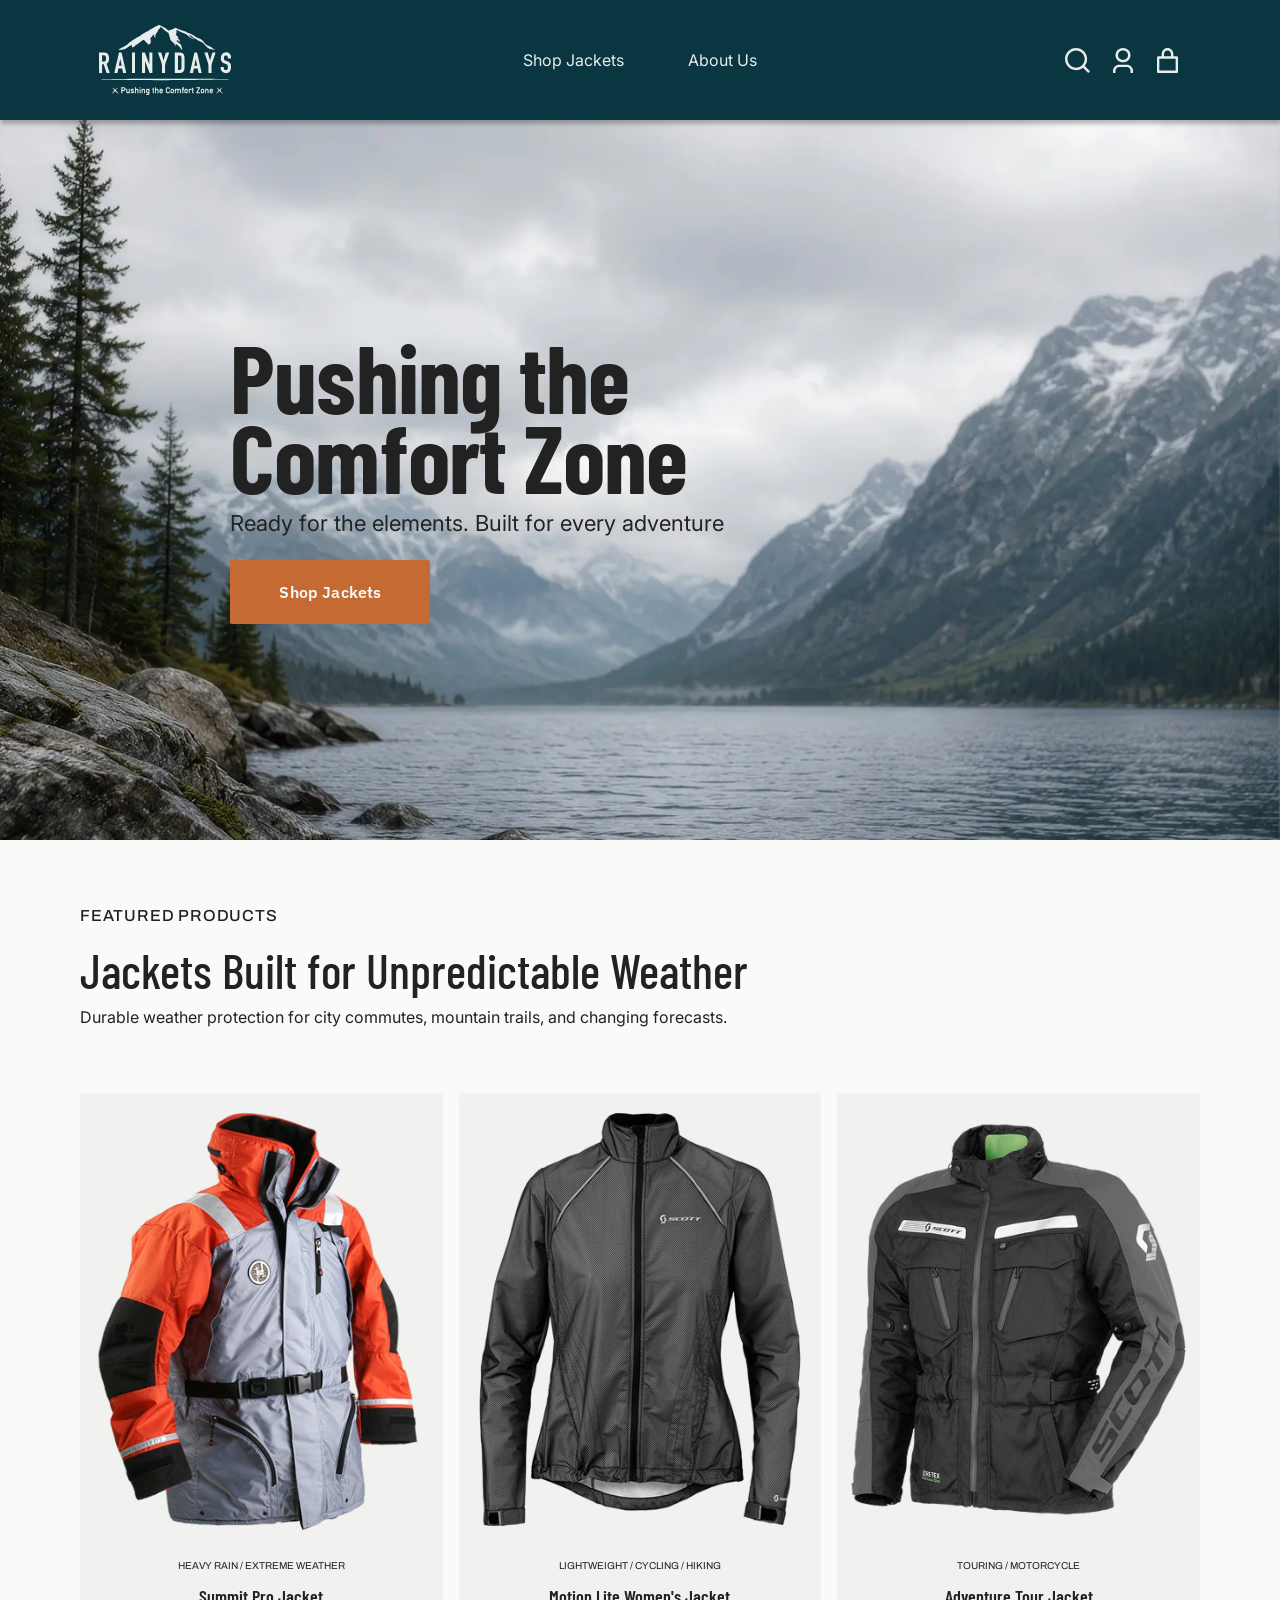
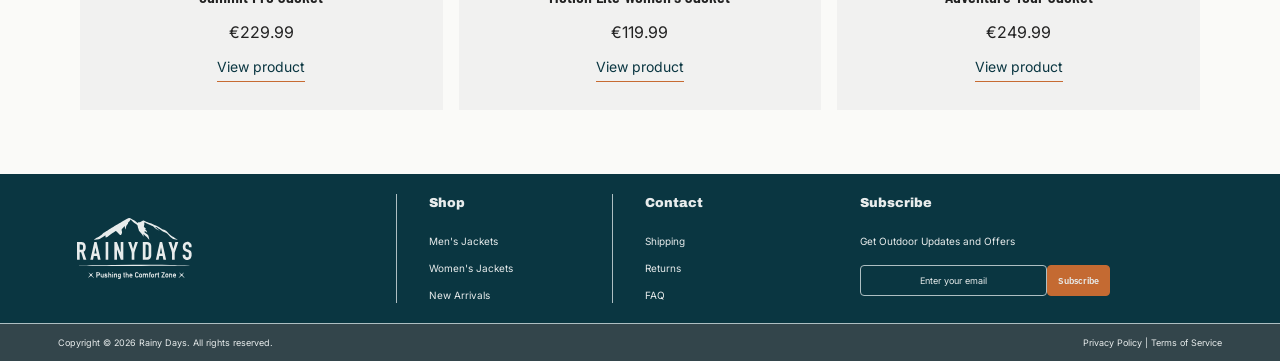
<file: index.html>
<!doctype html>
<html lang="en">
  <head>
    <meta charset="utf-8" />
    <meta name="viewport" content="width=device-width, initial-scale=1.0" />
    <title>Rainy Days | Home</title>
    <meta
      name="description"
      content="Discover Rainy Days outdoor jackets, designed to keep you comfortable and protected from the elements on every adventure."
    />
    <link rel="preconnect" href="https://fonts.googleapis.com" />
    <link rel="preconnect" href="https://fonts.gstatic.com" crossorigin />
    <link
      href="https://fonts.googleapis.com/css2?family=Barlow+Condensed:wght@400;500;600;700&family=Lato:wght@400;500;600;700&display=swap"
      rel="stylesheet"
    />

    <link rel="stylesheet" href="css/style.css" />
    <link rel="icon" href="images/favicon_io/favicon-16x16.png" />
  </head>

  <body>
    <header>
      <a href="index.html">
        <img src="images/logo-150x80.svg" alt="Rainy Days homepage" />
      </a>

      <nav>
        <div class="nav-links">
          <a href="product-listing.html">Shop Jackets</a>
          <a href="coming-soon.html">About Us</a>
        </div>

        <div class="header-icons">
          <a href="coming-soon.html" aria-label="Search">
            <img src="images/search.svg" alt="Search Icon" />
          </a>
          <a href="coming-soon.html" aria-label="Profile">
            <img src="images/profile.svg" alt="Profile Icon" />
          </a>
          <a href="cart.html" aria-label="Cart">
            <img src="images/cart.svg" alt="Cart Icon" />
          </a>
        </div>
      </nav>

      <span class="menu-icon" aria-hidden="true">
        <span></span>
        <span></span>
        <span></span>
      </span>
    </header>

    <main>
      <section class="hero">
        <h1>Pushing the<br />Comfort Zone</h1>
        <p>Ready for the elements. Built for every adventure</p>
        <a class="button-primary" href="product-listing.html">Shop Jackets</a>
      </section>

      <!-- Section heading -->

      <section class="featured-products">
        <!-- The Section Header Component -->

        <div class="section-heading">
          <p class="section-label">Featured Products</p>
          <h2>Jackets Built for Unpredictable Weather</h2>
          <p class="section-description">
            Durable weather protection for city commutes, mountain trails, and
            changing forecasts.
          </p>
        </div>

        <!-- Product cards -->

        <div class="product-grid">
          <article class="product-card">
            <div class="product-image">
              <img
                src="images/jackets/summit.pro.png"
                alt="Summit Pro orange and grey waterproof jacket with reflective details and reinforced panels"
              />
            </div>
            <div class="product-info">
              <p class="product-category">heavy rain / extreme weather</p>
              <h3>Summit Pro Jacket</h3>
              <p class="product-price">€229.99</p>
              <a href="product-detail.html" class="btn btn-secondary">
                View product
              </a>
            </div>
          </article>

          <article class="product-card">
            <div class="product-image">
              <img
                src="images/jackets/motion.lite.png"
                alt="Motion Lite Jacket. Black lightweight women's jacket with a full-length front zipper and high collar."
              />
            </div>
            <div class="product-info">
              <p class="product-category">lightweight / cycling / hiking</p>
              <h3>Motion Lite Women's Jacket</h3>
              <p class="product-price">€119.99</p>
              <a href="product-detail.html" class="btn btn-secondary">
                View product
              </a>
            </div>
          </article>

          <article class="product-card">
            <div class="product-image">
              <img
                src="images/jackets/adventure.tour.png"
                alt="Black and grey waterproof jacket with reflective details, multiple pockets and a high collar."
              />
            </div>
            <div class="product-info">
              <p class="product-category">touring / motorcycle</p>
              <h3>Adventure Tour Jacket</h3>
              <p class="product-price">€249.99</p>
              <a href="product-detail.html" class="btn btn-secondary">
                View product
              </a>
            </div>
          </article>
        </div>
      </section>
    </main>
    
    <footer class="footer">
      <div class="footer-content">
        <!-- Brand -->
        <div class="footer-section">
          <div class="footer-logo">
            <img src="images/logo-footer.svg" alt="Rainy Days logo" />
          </div>
        </div>

        <!-- Shop -->
        <div class="footer-section">
          <h2>Shop</h2>
          <p>Men's Jackets</p>
          <p>Women's Jackets</p>
          <p>New Arrivals</p>
        </div>

        <!-- Contact -->
        <div class="footer-section">
          <h2>Contact</h2>
          <p>Shipping</p>
          <p>Returns</p>
          <p>FAQ</p>
        </div>

        <!-- Subscribe -->
        <div class="footer-section">
          <h2>Subscribe</h2>
          <p>Get Outdoor Updates and Offers</p>

          <div class="subscribe-form">
            <div class="email-input">Enter your email</div>

            <div class="subscribe-button">Subscribe</div>
          </div>
        </div>
      </div>

      <!-- Footer bottom -->
      <div class="footer-bottom">
        <p>Copyright © 2026 Rainy Days. All rights reserved.</p>

        <div class="footer-legal">
          <p>Privacy Policy | Terms of Service</p>
        </div>
      </div>
    </footer>
  </body>
</html>
</file>
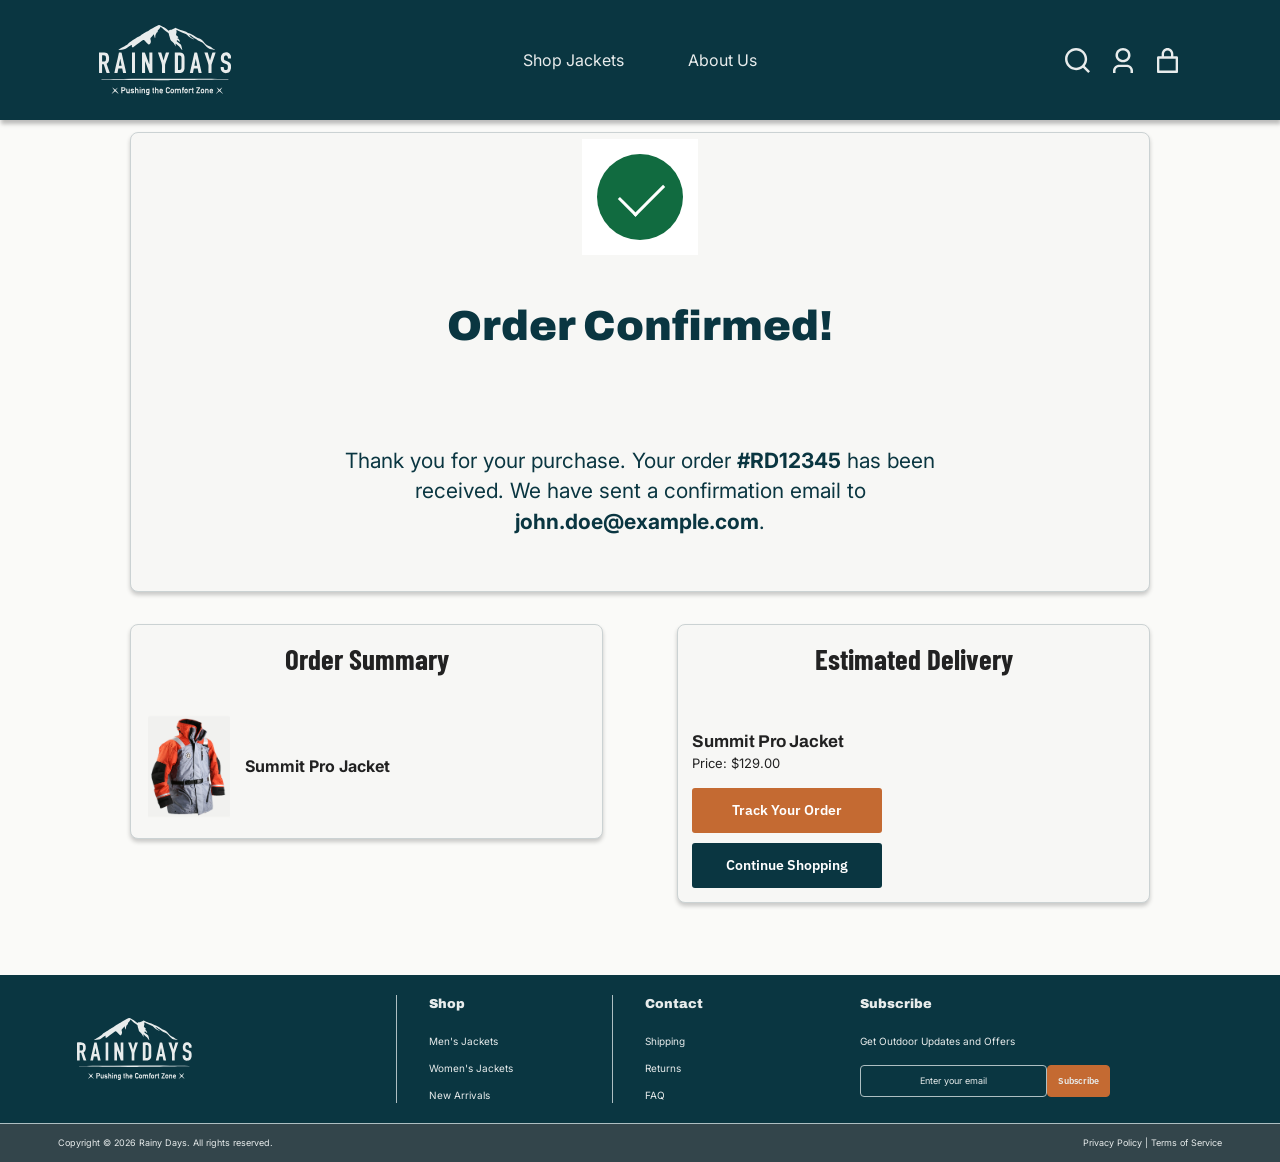
<file: checkout-success.html>
<!doctype html>
<html lang="en">
  <head>
    <meta charset="UTF-8" />
    <meta name="viewport" content="width=device-width, initial-scale=1.0" />
    <meta name="description" content="Your Rainy Days order has been confirmed. View your order summary and delivery information." />
    <title>Order Confirmed | Rainy Days</title>
    <link rel="stylesheet" href="css/style.css" />
  </head>
  <body>
    <header>
      <a href="index.html" aria-label="Rainy Days homepage">
        <img src="images/logo-150x80.svg" alt="Rainy Days" />
      </a>
      <nav aria-label="Main navigation">
        <div class="nav-links">
          <a href="product-listing.html">Shop Jackets</a>
          <a href="coming-soon.html">About Us</a>
        </div>
        <div class="header-icons">
          <a href="coming-soon.html" aria-label="Search"><img src="images/search.svg" alt="" /></a>
          <a href="coming-soon.html" aria-label="Profile"><img src="images/profile.svg" alt="" /></a>
          <a href="cart.html" aria-label="Cart"><img src="images/cart.svg" alt="" /></a>
        </div>
      </nav>
    </header>

    <main class="confirmation-page">
      <section class="confirmation-card" aria-labelledby="confirmation-title">
        <div class="success-icon" aria-hidden="true"><span></span></div>
        <h1 id="confirmation-title">Order Confirmed!</h1>
        <p class="confirmation-message">Thank you for your purchase. Your order <strong>#RD12345</strong> has been received. We have sent a confirmation email to <strong>john.doe@example.com</strong>.</p>
      </section>

      <div class="confirmation-details">
        <section class="detail-card order-summary" aria-labelledby="summary-title">
          <h2 id="summary-title">Order Summary</h2>
          <div class="summary-product">
            <img src="images/jackets/summit.pro.png" alt="Summit Pro outdoor jacket" />
            <p>Summit Pro Jacket</p>
          </div>
        </section>

        <section class="detail-card delivery-card" aria-labelledby="delivery-title">
          <h2 id="delivery-title">Estimated Delivery</h2>
          <div class="delivery-info">
            <h3>Summit Pro Jacket</h3>
            <p>Price: $129.00</p>
          </div>
          <a class="track-button" href="coming-soon.html">Track Your Order</a>
          <a class="continue-button" href="product-listing.html">Continue Shopping</a>
        </section>
      </div>
    </main>

    <footer class="footer">
      <div class="footer-content">
        <!-- Brand -->
        <div class="footer-section">
          <div class="footer-logo">
            <img src="images/logo-footer.svg" alt="Rainy Days logo" />
          </div>
        </div>

        <!-- Shop -->
        <div class="footer-section">
          <h2>Shop</h2>
          <p>Men's Jackets</p>
          <p>Women's Jackets</p>
          <p>New Arrivals</p>
        </div>

        <!-- Contact -->
        <div class="footer-section">
          <h2>Contact</h2>
          <p>Shipping</p>
          <p>Returns</p>
          <p>FAQ</p>
        </div>

        <!-- Subscribe -->
        <div class="footer-section">
          <h2>Subscribe</h2>
          <p>Get Outdoor Updates and Offers</p>

          <div class="subscribe-form">
            <div class="email-input">Enter your email</div>

            <div class="subscribe-button">Subscribe</div>
          </div>
        </div>
      </div>

      <!-- Footer bottom -->
      <div class="footer-bottom">
        <p>Copyright © 2026 Rainy Days. All rights reserved.</p>

        <div class="footer-legal">
          <p>Privacy Policy | Terms of Service</p>
        </div>
      </div>
    </footer>
  </body>
</html>
</file>
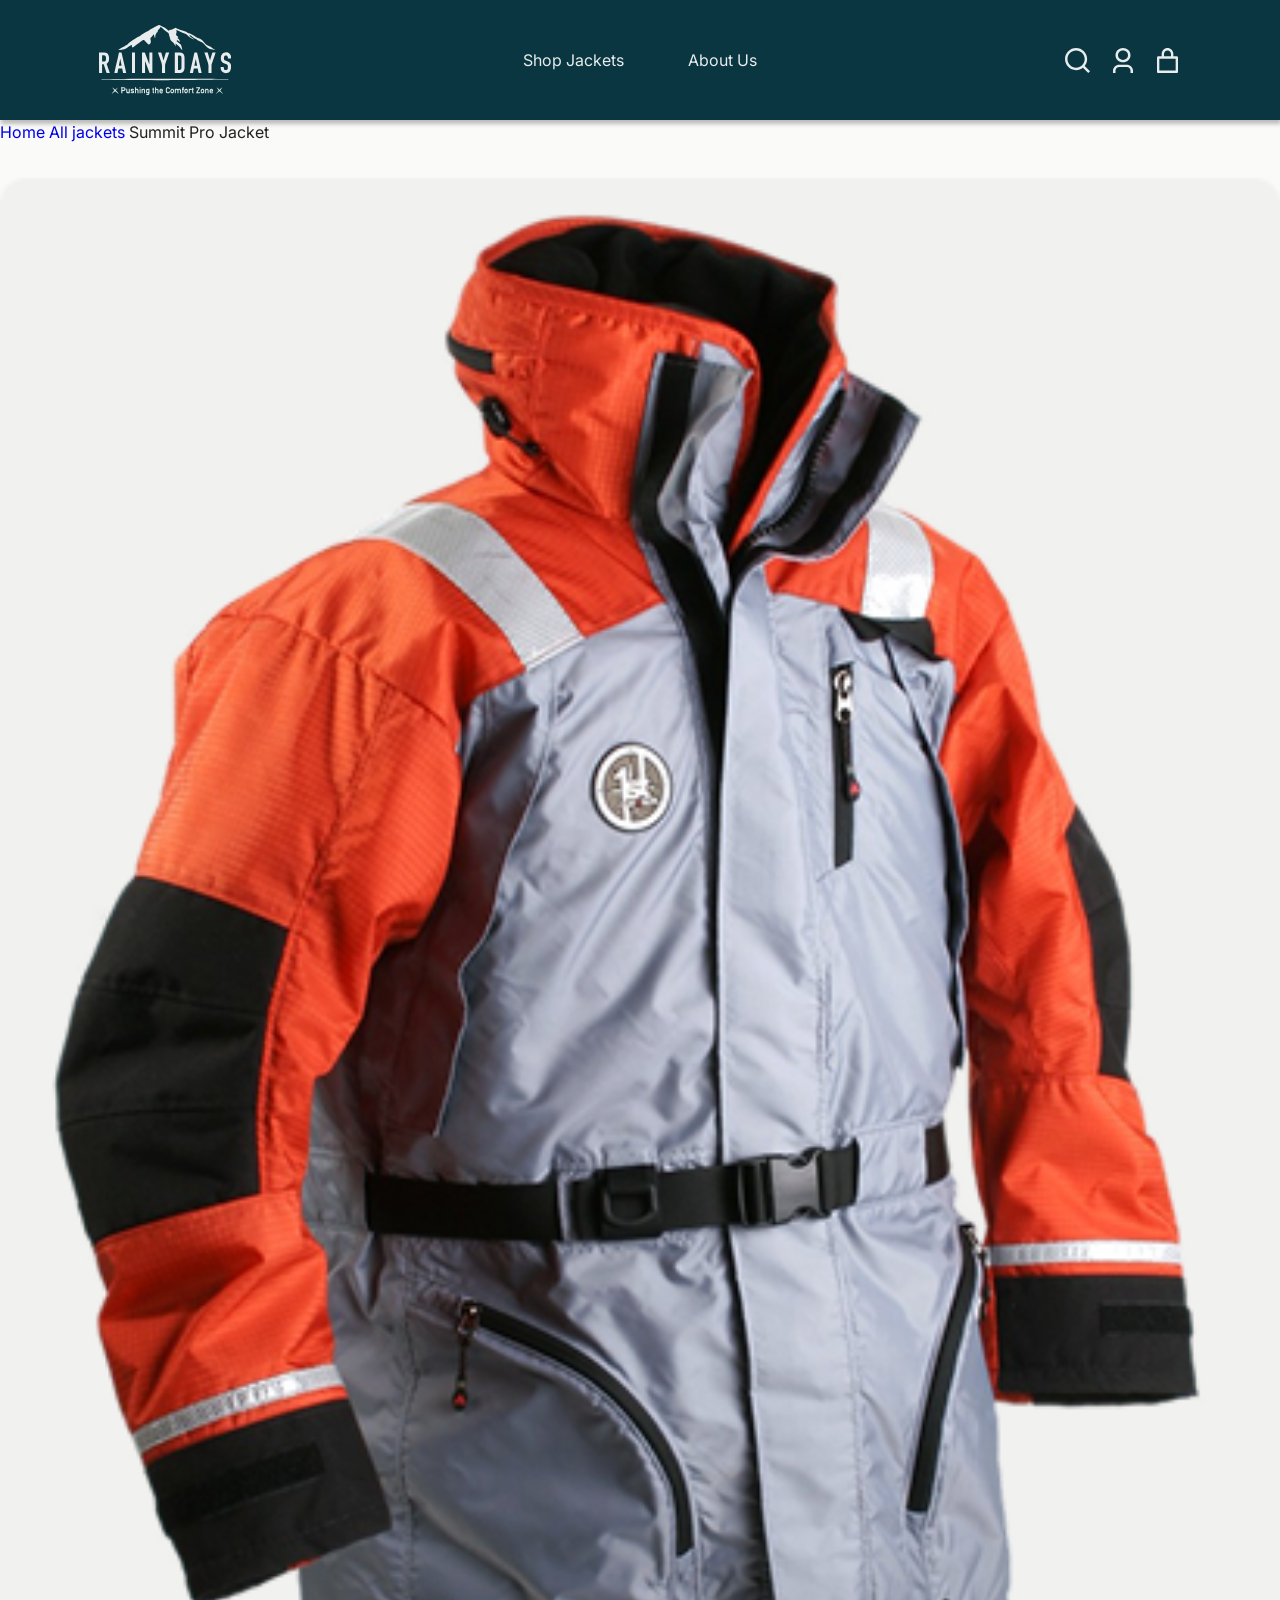
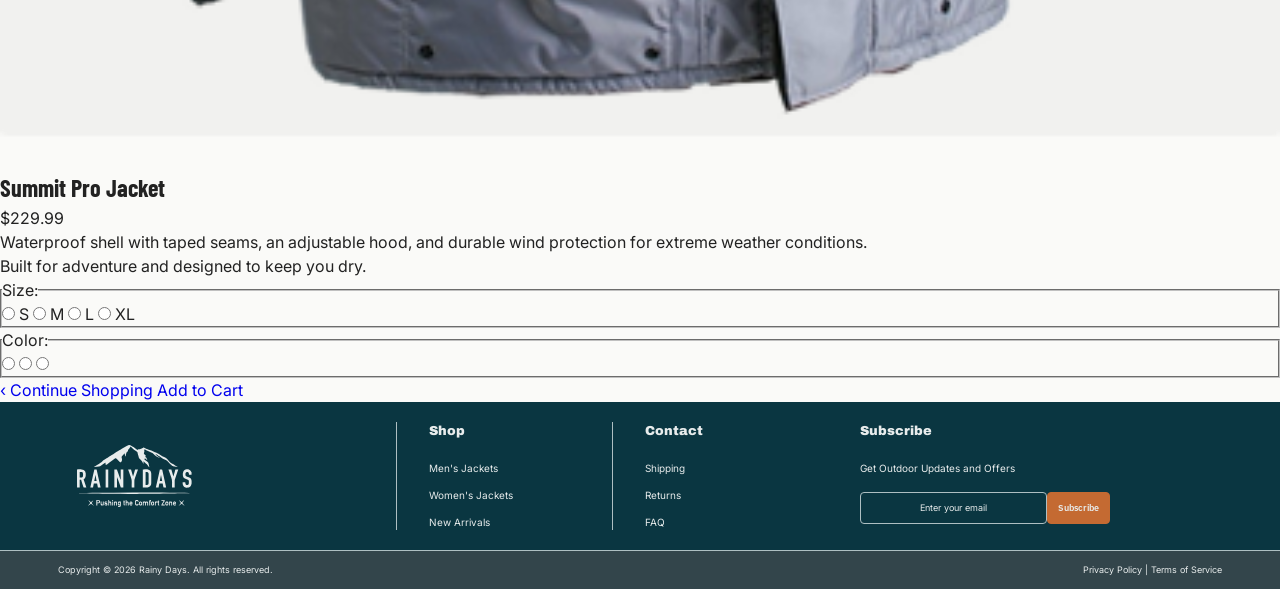
<file: product-detail.html>
<!doctype html>
<html lang="en">
  <head>
    <meta charset="UTF-8" />
    <meta name="viewport" content="width=device-width, initial-scale=1.0" />
    <title>Rainy Days | All jackets</title>
    <meta
      name="description"
      content="Discover jacket features, materials, sizing, and weather protection at Rainy Days. Find the right outdoor jacket for your next adventure."
    />
    <link rel="stylesheet" href="css/style.css" />
  </head>
  <body>
    <header>
      <a href="index.html">
        <img src="images/logo-150x80.svg" alt="Rainy Days homepage" />
      </a>
      <nav>
        <div class="nav-links">
          <a href="product-listing.html">Shop Jackets</a>
          <a href="coming-soon.html">About Us</a>
        </div>
        <div class="header-icons">
          <a href="coming-soon.html" aria-label="Search">
            <img src="images/search.svg" alt="Search Icon" />
          </a>
          <a href="coming-soon.html" aria-label="Profile">
            <img src="images/profile.svg" alt="Profile Icon" />
          </a>
          <a href="cart.html" aria-label="Cart">
            <img src="images/cart.svg" alt="Cart Icon"
          /></a>
        </div>
      </nav>
      <span class="menu-icon" aria-hidden="true">
        <span></span>
        <span></span>
        <span></span>
      </span>
    </header>
    
    <main class="product-detail-page">
      <nav class="breadcrumb" aria-label="Breadcrumb">
        <a href="index.html">Home</a>
        <span aria-hidden="true"></span>
        <a href="product-listing.html">All jackets</a>
        <span aria-hidden="true"></span>
        <span aria-current="page">Summit Pro Jacket</span>
      </nav>

      <section class="product-detail">
        <div class="product-detail-image">
          <img
            src="images/jackets/summit.pro.png"
            alt="Summit Pro waterproof jacket in orange and grey with reflective panels and a protective hood"
          />
        </div>

        <div class="product-detail-info">
          <h1>Summit Pro Jacket</h1>
          <p class="detail-price">$229.99</p>
          <p class="detail-description">
            Waterproof shell with taped seams, an adjustable hood, and durable
            wind protection for extreme weather conditions.
            <br />
            Built for adventure and designed to keep you dry.
          </p>

          <form class="product-options">
            <fieldset class="size-options">
              <legend>Size:</legend>
              <div class="size-choice-list">
                <label><input type="radio" name="size" value="S" /> <span>S</span></label>
                <label><input type="radio" name="size" value="M" /> <span>M</span></label>
                <label><input type="radio" name="size" value="L" /> <span>L</span></label>
                <label><input type="radio" name="size" value="XL" /> <span>XL</span></label>
              </div>
            </fieldset>

            <fieldset class="color-options">
              <legend>Color:</legend>
              <div class="color-choice-list">
                <label>
                  <input type="radio" name="color" value="orange" aria-label="Orange" />
                  <span class="color-swatch swatch-orange"></span>
                </label>
                <label>
                  <input type="radio" name="color" value="grey" aria-label="Grey" />
                  <span class="color-swatch swatch-grey"></span>
                </label>
                <label>
                  <input type="radio" name="color" value="olive" aria-label="Olive" />
                  <span class="color-swatch swatch-olive"></span>
                </label>
              </div>
            </fieldset>
          </form>

          <a class="continue-shopping" href="product-listing.html">
            <span aria-hidden="true">‹</span> Continue Shopping
          </a>
          <a class="detail-add-to-cart" href="cart.html">Add to Cart</a>
        </div>
      </section>
    </main>
    <footer class="footer">
      <div class="footer-content">
        <!-- Brand -->
        <div class="footer-section">
          <div class="footer-logo">
            <img src="images/logo-footer.svg" alt="Rainy Days logo" />
          </div>
        </div>

        <!-- Shop -->
        <div class="footer-section">
          <h2>Shop</h2>
          <p>Men's Jackets</p>
          <p>Women's Jackets</p>
          <p>New Arrivals</p>
        </div>

        <!-- Contact -->
        <div class="footer-section">
          <h2>Contact</h2>
          <p>Shipping</p>
          <p>Returns</p>
          <p>FAQ</p>
        </div>

        <!-- Subscribe -->
        <div class="footer-section">
          <h2>Subscribe</h2>
          <p>Get Outdoor Updates and Offers</p>

          <div class="subscribe-form">
            <div class="email-input">Enter your email</div>

            <div class="subscribe-button">Subscribe</div>
          </div>
        </div>
      </div>

      <!-- Footer bottom -->
      <div class="footer-bottom">
        <p>Copyright © 2026 Rainy Days. All rights reserved.</p>

        <div class="footer-legal">
          <p>Privacy Policy | Terms of Service</p>
        </div>
      </div>
    </footer>
  </body>
</html>
</file>
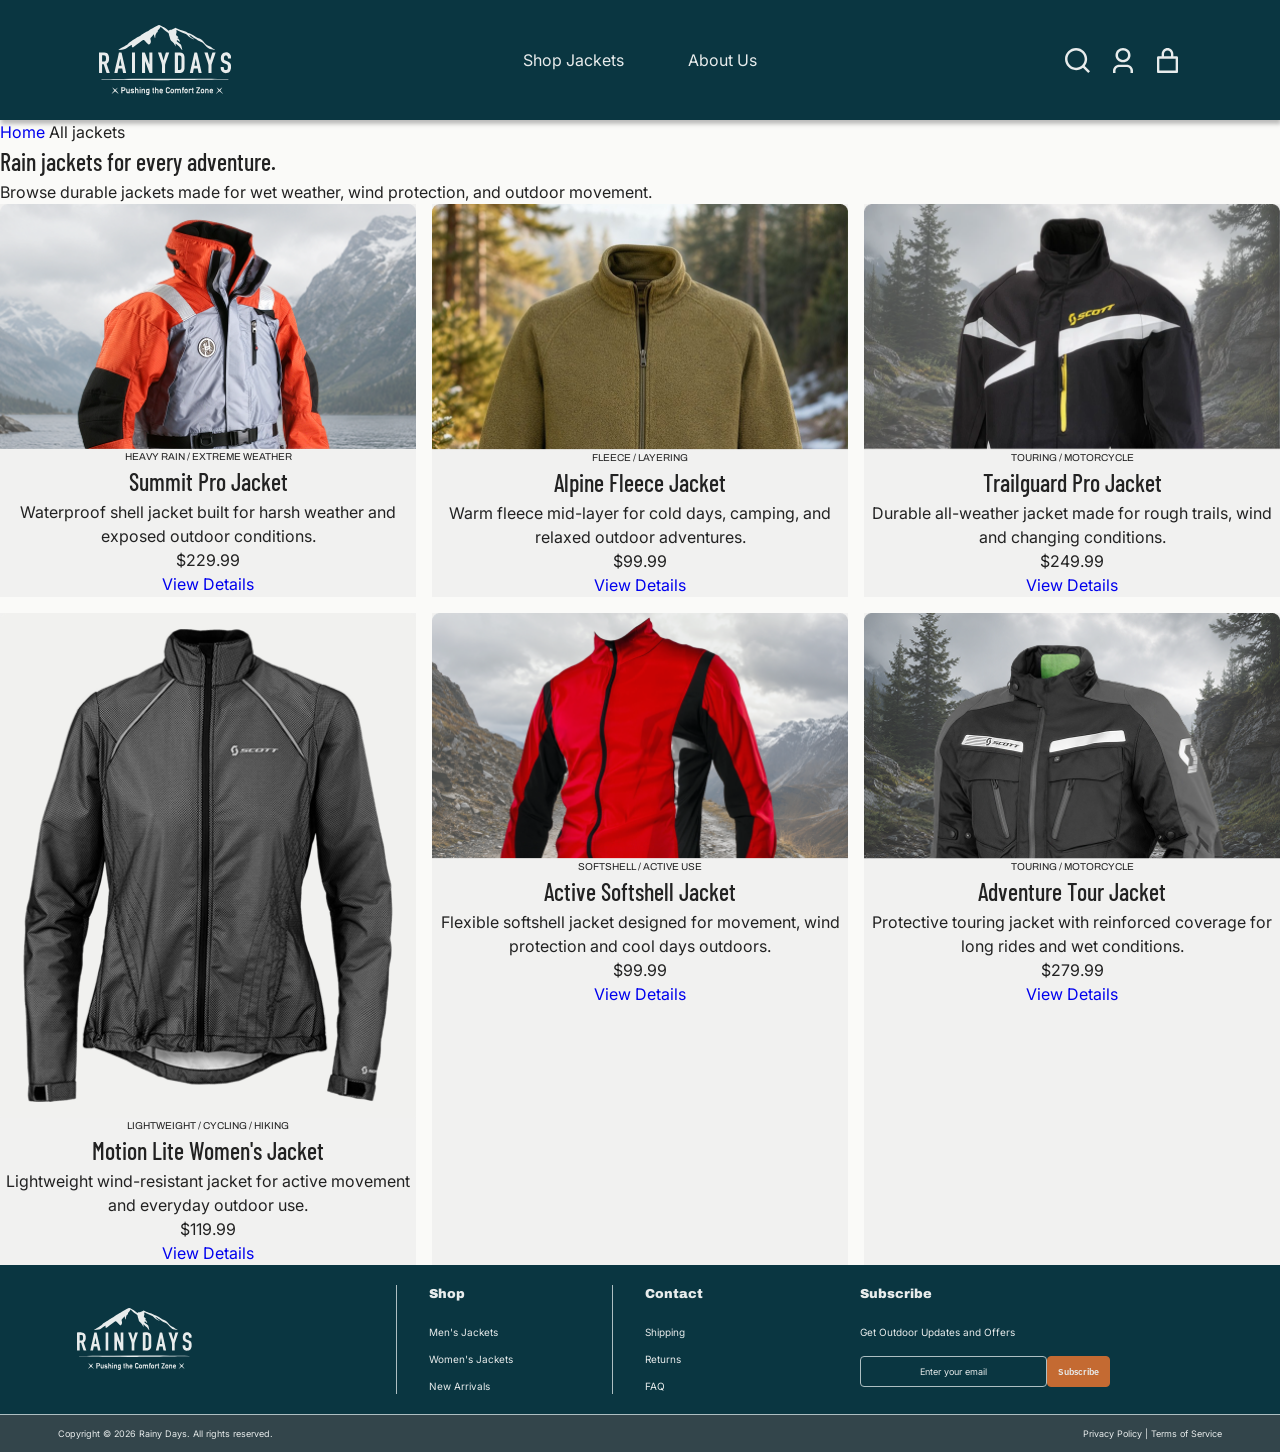
<file: product-listing.html>
<!doctype html>
<html lang="en">
  <head>
    <meta charset="UTF-8" />
    <meta name="viewport" content="width=device-width, initial-scale=1.0" />
    <title>Rainy Days | All jackets</title>
    <meta
      name="description"
      content="Discover jacket features, materials, sizing, and weather protection at Rainy Days. Find the right outdoor jacket for your next adventure."
    />
    <link rel="stylesheet" href="css/style.css" />
  </head>
  <body>
    <header>
      <a href="index.html">
        <img src="images/logo-150x80.svg" alt="Rainy Days homepage" />
      </a>
      <nav>
        <div class="nav-links">
          <a href="product-listing.html">Shop Jackets</a>
          <a href="coming-soon.html">About Us</a>
        </div>
        <div class="header-icons">
          <a href="coming-soon.html" aria-label="Search">
            <img src="images/search.svg" alt="Search Icon" />
          </a>
          <a href="coming-soon.html" aria-label="Profile">
            <img src="images/profile.svg" alt="Profile Icon" />
          </a>
          <a href="cart.html" aria-label="Cart">
            <img src="images/cart.svg" alt="Cart Icon"
          /></a>
        </div>
      </nav>

      <span class="menu-icon" aria-hidden="true">
        <span></span>
        <span></span>
        <span></span>
      </span>
    </header>

    <main>
      <div class="breadcrumb">
        <a href="index.html">Home</a>
        <span aria-hidden="true"></span>
        <span aria-current="page">All jackets</span>
      </div>

      <section class="listing-section" aria-labelledby="listing-title">
        <div class="listing-intro">
          <h2 id="listing-title">Rain jackets for every adventure.</h1>
          <p>
            Browse durable jackets made for wet weather, wind protection, and
            outdoor movement.
          </p>
        </div>

        <div class="product-grid">
          <article class="product-card">
            <a class="product-card-image" href="product-detail.html">
              <img
                src="images/jackets/product-1.png"
                alt="Orange and grey Summit Pro outdoor jacket with reflective strips"
              />
            </a>
            <div class="product-card-content">
              <p class="product-category">Heavy rain / Extreme weather</p>
              <h2>Summit Pro Jacket</h2>
              <p class="product-description">
                Waterproof shell jacket built for harsh weather and exposed
                outdoor conditions.
              </p>
              <p class="product-price">$229.99</p>
              <a class="product-link" href="product-detail.html"
                >View Details</a
              >
            </div>
          </article>

          <article class="product-card">
            <a class="product-card-image" href="product-detail.html">
              <img
                src="images/jackets/product-2.png"
                alt="Olive green Alpine Fleece jacket with a full-length zipper and stand-up collar"
              />
            </a>
            <div class="product-card-content">
              <p class="product-category">Fleece / Layering</p>
              <h2>Alpine Fleece Jacket</h2>
              <p class="product-description">
                Warm fleece mid-layer for cold days, camping, and relaxed
                outdoor adventures.
              </p>
              <p class="product-price">$99.99</p>
              <a class="product-link" href="product-detail.html"
                >View Details</a
              >
            </div>
          </article>

          <article class="product-card">
            <a class="product-card-image" href="product-detail.html">
              <img
                src="images/jackets/product-3.png"
                alt="Black Trailguard Pro touring jacket with white panels and a yellow chest zipper"
              />
            </a>
            <div class="product-card-content">
              <p class="product-category">Touring / Motorcycle</p>
              <h2>Trailguard Pro Jacket</h2>
              <p class="product-description">
                Durable all-weather jacket made for rough trails, wind and
                changing conditions.
              </p>
              <p class="product-price">$249.99</p>
              <a class="product-link" href="product-detail.html"
                >View Details</a
              >
            </div>
          </article>

          <article class="product-card">
            <a class="product-card-image" href="product-detail.html">
              <img
                src="images/jackets/motion.lite.png"
                alt="Black Motion Lite women's cycling jacket with a full-length front zipper"
              />
            </a>
            <div class="product-card-content">
              <p class="product-category">Lightweight / Cycling / Hiking</p>
              <h2>Motion Lite Women's Jacket</h2>
              <p class="product-description">
                Lightweight wind-resistant jacket for active movement and
                everyday outdoor use.
              </p>
              <p class="product-price">$119.99</p>
              <a class="product-link" href="product-detail.html"
                >View Details</a
              >
            </div>
          </article>

          <article class="product-card">
            <a class="product-card-image" href="product-detail.html">
              <img
                src="images/jackets/product-5.png"
                alt="Red Active Softshell jacket with black side and sleeve panels"
              />
            </a>
            <div class="product-card-content">
              <p class="product-category">Softshell / Active use</p>
              <h2>Active Softshell Jacket</h2>
              <p class="product-description">
                Flexible softshell jacket designed for movement, wind protection
                and cool days outdoors.
              </p>
              <p class="product-price">$99.99</p>
              <a class="product-link" href="product-detail.html"
                >View Details</a
              >
            </div>
          </article>

          <article class="product-card">
            <a class="product-card-image" href="product-detail.html">
              <img
                src="images/jackets/product-6.png"
                alt="Black and grey Adventure Tour motorcycle jacket with a green inner collar and multiple pockets"
              />
            </a>
            <div class="product-card-content">
              <p class="product-category">Touring / Motorcycle</p>
              <h2>Adventure Tour Jacket</h2>
              <p class="product-description">
                Protective touring jacket with reinforced coverage for long
                rides and wet conditions.
              </p>
              <p class="product-price">$279.99</p>
              <a class="product-link" href="product-detail.html"
                >View Details</a
              >
            </div>
          </article>
        </div>
      </section>
    </main>
    <!-- Footer -->
    <footer class="footer">
      <div class="footer-content">
        <!-- Brand -->
        <div class="footer-section">
          <div class="footer-logo">
            <img src="images/logo-footer.svg" alt="Rainy Days logo" />
          </div>
        </div>

        <!-- Shop -->
        <div class="footer-section">
          <h2>Shop</h2>
          <p>Men's Jackets</p>
          <p>Women's Jackets</p>
          <p>New Arrivals</p>
        </div>

        <!-- Contact -->
        <div class="footer-section">
          <h2>Contact</h2>
          <p>Shipping</p>
          <p>Returns</p>
          <p>FAQ</p>
        </div>

        <!-- Subscribe -->
        <div class="footer-section">
          <h2>Subscribe</h2>
          <p>Get Outdoor Updates and Offers</p>

          <div class="subscribe-form">
            <div class="email-input">Enter your email</div>

            <div class="subscribe-button">Subscribe</div>
          </div>
        </div>
      </div>

      <!-- Footer bottom -->
      <div class="footer-bottom">
        <p>Copyright © 2026 Rainy Days. All rights reserved.</p>

        <div class="footer-legal">
          <p>Privacy Policy | Terms of Service</p>
        </div>
      </div>
    </footer>
  </body>
</html>
</file>
<file: css/style.css>
@font-face {
  font-family: "Inter";
  src: url("fonts/Inter-VariableFont_opsz,wght.ttf") format("truetype");
  font-weight: 100 900;
  font-style: normal;
  font-display: swap;
}
@font-face {
  font-family: "Archivo";
  src: url("fonts/Archivo-VariableFont_wdth\,wght.ttf") format("truetype");
  font-weight: 100 900;
  font-style: normal;
  font-display: swap;
}
@font-face {
  font-family: "Archivo";
  src: url("fonts/ArchivoBlack-Regular.ttf") format("truetype");
  font-weight: 900;
  font-style: normal;
  font-display: swap;
}
@font-face {
  font-family: "IBM Plex Sans";
  src: url("fonts/IBMPlexSans-VariableFont_wdth\,wght.ttf") format("truetype");
  font-weight: 100 900;
  font-style: normal;
  font-display: swap;
}
@font-face {
  font-family: "Barlow Condensed";
  src: url("fonts/BarlowCondensed-Bold.ttf") format("truetype");
  font-weight: 700;
  font-style: normal;
  font-display: swap;
}
@font-face {
  font-family: "Barlow Condensed";
  src: url("fonts/BarlowCondensed-Medium.ttf") format("truetype");
  font-weight: 500;
  font-style: normal;
  font-display: swap;
}

/* =================================
   1. CSS VARIABLES
================================= */

:root {
  /* Brand colours */
  --color-primary: #0a3641;
  --color-secondary: #33454b;
  --color-background: #fafaf8;
  --color-accent: #c46a32;

  /* Neutral colours */
  --color-pure-off-white: #f9f9fb;
  --color-surface: #f7f7f5;
  --color-muted: #666666;
  --color-border: #f9f9fb;

  /* Text colours */
  --color-text: #222222;
  --color-text-white: #e8ecec;

  /* Typography */
  --font-heading: "Barlow Condensed", sans-serif;
  --font-body: "Inter", sans-serif;
  --font-button: "IBM Plex Sans", sans-serif;
  --font-label: "Archivo", sans-serif;

  /* Button typography */
  --button-font-size: 16px;
  --button-font-weight: 600;
  --button-line-height: 1.2;
  --button-letter-spacing: 0.16px;

  /* Spacing */
  --spacing-xs: 8px;
  --spacing-sm: 16px;
  --spacing-md: 24px;
  --spacing-lg: 48px;
  --spacing-xl: 80px;

  /* Layout */
  --container-width: 1200px;
}
/* =================================
   2. TYPOGRAPHY
================================= */

/* Headings */
h1 {
  font-family: var(--font-heading);
  font-weight: 700;
}

h2 {
  font-family: var(--font-heading);
  font-weight: 500;
}

h3,
h4 {
  font-family: var(--font-label);
  font-weight: 900;
}

/* Body text */
body {
  font-family: var(--font-body);
  font-weight: 400;
}

/* =================================
   2. CSS RESET
================================= */

* {
  box-sizing: border-box;
  margin: 0;
  padding: 0;
}

/* =================================
   3. GLOBAL STYLES
================================= */

body {
  background-color: var(--color-background);
  color: var(--color-text);
  font-family: var(--font-body);
  line-height: 1.5;
}

img {
  width: 1440px;
  height: auto;
  display: block;
  max-width: 100%;
}

a {
  text-decoration: none;
}

/* =================================
   4. HEADER
================================= */

header {
  position: relative;
  background-color: var(--color-primary);
  display: flex;
  justify-content: space-between;
  align-items: center;

  width: 100%;
  height: 120px;
  padding: 25px 90px;
  box-shadow: 1px 4px 4px 0 rgba(0, 0, 0, 0.25);
}

header nav {
  display: flex;
  align-items: center;
  margin-left: auto;
  gap: 64px;
}
.nav-links {
  position: absolute;
  left: 50%;
  transform: translateX(-50%);
  display: flex;
  align-items: center;
  gap: 64px;
}

/* Navigation link styling */
.nav-links a {
  font-family: var(--font-body);
  font-size: 16px;
  font-weight: 400;
  line-height: 24px;
  color: var(--color-text-white);
  text-decoration: none;
}
.nav-links a:hover {
  color: var(--color-accent);
}

header > a img {
  display: block;
  width: 150px;
  height: 70px;
  object-fit: contain;
}

/* Header icons container */

.header-icons {
  display: flex;
  justify-content: center;
  align-items: center;
}

/* Individual icon links */

.header-icons a {
  display: flex;
  justify-content: center;
  align-items: center;
  padding: 10px;
}

/* Icon images */

.header-icons img {
  display: block;
  width: 25px;
  height: 25px;
  object-fit: contain;
}
/* Navigation hover */
.nav-links a {
  transition: color 0.2s ease;
}

.nav-links a:hover {
  color: var(--color-accent);
}

/* Keyboard accessibility */
.nav-links a:focus-visible {
  outline: 2px solid var(--color-pure-off-white);
  outline-offset: 4px;
}

/* =================================
   5. HERO SECTION
================================= */

.hero {
  background-image: url("../images/background.webp");
  background-size: cover;
  background-position: center;
  background-repeat: no-repeat;

  min-height: 80vh;

  display: flex;
  flex-direction: column;
  justify-content: center;
  align-items: flex-start;

  padding: 0 18%;
}

.hero h1 {
  font-family: var(--font-heading);
  font-size: 96px;
  font-weight: 700;
  line-height: 0.83;
  letter-spacing: -0.01em;
}

.hero p {
  font-size: 22px;
  margin-top: 12px;
  margin-bottom: 20px;
}

/* =================================
   6. BUTTONS
================================= */

/* Primary button */

.button-primary {
  display: inline-flex;
  width: 200px;
  height: 64px;
  justify-content: center;
  align-items: center;
  gap: 8px;

  /* Background and border */
  background-color: var(--color-accent);
  border: none;
  border-radius: 2px;

  /* Typography */
  font-family: var(--font-button);
  font-size: var(--button-font-size);
  font-weight: var(--button-font-weight);
  line-height: var(--button-line-height);
  letter-spacing: var(--button-letter-spacing);
  color: var(--color-pure-off-white);

  /* Interaction */
  cursor: pointer;
  text-decoration: none;
}
/* ==============================
   7. FEATURED PRODUCTS
================================= */

/* Section label */
.featured-products {
  padding: 64px 6.25%;
}
.section-heading {
  margin-bottom: 48px;
}
.section-label {
  font-family: var(--font-label);
  font-size: 16px;
  font-weight: 500;
  line-height: 24px;
  letter-spacing: 0.8px;
  color: var(--color-text-body);
  text-transform: uppercase;
  margin-bottom: var(--spacing-sm);
}
/* Section heading */
.section-heading h2 {
  font-family: var(--font-heading);
  font-size: 48px;
  font-weight: 500;
  line-height: 1.1;
  margin: 0 0 8px;
}
/* Section description */
.section-description {
  font-family: var(--font-body);
  font-size: 16px;
  font-weight: 400;
  line-height: 1.5;
}
/* Space between heading and product cards */
.section-heading {
  margin-bottom: 64px;
}

/* FEATURED PRODUCTS GRID */

.product-grid {
  display: grid;
  grid-template-columns: repeat(3, minmax(0, 1fr));
  gap: 16px;
  max-width: 1280px;
  width: 100%;
  margin: 0;
  padding: 0;
}

/* Individual product card */
.product-card {
  display: flex;
  flex-direction: column;
  min-width: 0;
  background-color: #f1f1f0;
  text-align: center;
}

/* Product image */
.product-image {
  width: 100%;
  aspect-ratio: 4 / 5;
  overflow: hidden;
}

.product-image img {
  width: 100%;
  height: 100%;
  object-fit: contain;
  display: block;
}

/* Product information */
.product-info {
  display: flex;
  flex-direction: column;
  align-items: center;
  text-align: center;
  padding: 12px 12px 28px;
  gap: 10px;
}

/* Product category */
.product-category {
  font-family: var(--font-label);
  font-size: 10px;
  font-weight: 400;
  text-transform: uppercase;
  margin: 0;
}

/* Product title */
.product-info h3 {
  font-family: var(--font-heading);
  font-size: 18px;
  font-weight: 600;
  margin: 0;
}

/* Product price */
.product-price {
  font-family: var(--font-body);
  font-size: 16px;
  font-weight: 400;
  margin: 0;
}

/* View product link */
.product-info .btn {
  font-family: var(--font-body);
  font-size: 14px;
  color: #0a3641;
  text-decoration: none;
  border-bottom: 1px solid #c76b32;
  padding-bottom: 4px;
  margin-top: 2px;
}

/* =================================
   FOOTER
================================= */

.footer {
  background-color: var(--color-primary);
  color: var(--color-text-white);
}

/* Main footer layout */
.footer-content {
  display: grid;
  grid-template-columns: 1.4fr 0.8fr 0.8fr 1.5fr;
  gap: 32px;
  padding: 20px 6%;
}

/* Footer columns */
.footer-section {
  display: flex;
  flex-direction: column;
  gap: 12px;
}
.footer-section:first-child {
  justify-content: center;
}

/* Vertical dividers */
.footer-section:nth-child(1),
.footer-section:nth-child(2) {
  border-right: 1px solid #aebfc2;
}

/* Logo */
.footer-logo img {
  width: 115px;
  height: auto;
  display: block;
}

/* Footer headings */
.footer-section h2 {
  font-family: var(--font-label);
  font-size: 13px;
  font-weight: 900;
  margin: 0 0 8px;
}

/* Footer text */
.footer-section p {
  font-family: var(--font-body);
  font-size: 10px;
  line-height: 1.5;
  margin: 0;
}

/* Newsletter */
.subscribe-form {
  display: flex;
  align-items: center;
  margin-top: 4px;
  max-width: 250px;
}

.email-input {
  flex: 1;
  min-width: 0;
  border: 1px solid #aebfc2;
  border-radius: 4px;
  padding: 8px 10px;
  font-family: var(--font-body);
  font-size: 9px;
  text-align: center;
}

.subscribe-button {
  background-color: var(--color-accent);
  border: 1px solid var(--color-accent);
  border-radius: 4px;
  padding: 8px 10px;
  font-family: var(--font-button);
  font-size: 9px;
  font-weight: 600;
  text-align: center;
}

/* Bottom bar */
.footer-bottom {
  background-color: var(--color-secondary);
  border-top: 1px solid #aebfc2;
  display: flex;
  justify-content: space-between;
  align-items: center;
  padding: 12px 4.5%;
}

.footer-bottom p {
  font-family: var(--font-body);
  font-size: 9px;
  margin: 0;
}
.footer-legal {
  display: flex;
  align-items: center;
  gap: 16px;
}

/* =================================
   TABLET RESPONSIVE
================================= */

@media (max-width: 768px) {
  /* Product grid */
  .product-grid {
    grid-template-columns: 1fr;
    max-width: 400px;
    padding: 0 16px;
  }

  /* Footer */
  .footer-content {
    grid-template-columns: repeat(2, 1fr);
    gap: 24px;
  }

  .footer-section:nth-child(2) {
    border-right: none;
  }

  .footer-bottom {
    flex-wrap: wrap;
    gap: 12px;
  }
}

/* =================================
   MOBILE RESPONSIVE
================================= */

@media (max-width: 480px) {
  /* Header */
  header {
    display: flex;
    justify-content: space-between;
    align-items: center;
    padding: 12px 16px;
    height: 60px;
    box-sizing: border-box;
  }

  header > a img {
    width: 75px;
    height: auto;
  }

  header nav {
    display: flex;
    align-items: center;
  }

  .nav-links {
    display: none;
  }

  .header-icons {
    display: flex;
    align-items: center;
    gap: 0px;
  }

  .header-icons a:nth-child(1),
  .header-icons a:nth-child(2) {
    display: none;
  }

  .header-icons img {
    width: 20px;
    height: 20px;
  }

  /* Hamburger menu */
  .menu-icon {
    display: flex;
    flex-direction: column;
    justify-content: center;
    gap: 4px;
    width: 24px;
    height: 24px;
    margin-left: 12px;
    flex-shrink: 0;
  }

  .menu-icon span {
    width: 18px;
    height: 2px;
    background-color: var(--color-text-white);
  }

  /* Hero */
  .hero-content {
    width: 90%;
    max-width: 360px;
  }

  .hero h1 {
    font-size: 32px;
    line-height: 0.95;
    max-width: 260px;
    margin: 0;
  }

  /* Footer */
  .footer-content {
    grid-template-columns: 1fr;
  }

  .footer-section {
    border-right: none;
    padding-bottom: 16px;
  }

  .footer-bottom {
    flex-direction: column;
    align-items: flex-start;
  }
}


/* =================================
   ORDER CONFIRMATION PAGE
================================= */
.confirmation-page {
  width: min(100% - 40px, 1020px);
  margin: 12px auto 72px;
  color: var(--color-primary);
}
.confirmation-card, .detail-card {
  background: var(--color-surface);
  border: 1px solid #cbd2d3;
  border-radius: 8px;
  box-shadow: 0 3px 4px rgba(0, 0, 0, .2);
}
.confirmation-card {
  min-height: 460px;
  padding: 6px 40px 48px;
  text-align: center;
}
.success-icon {
  width: 116px; height: 116px; margin: 0 auto 40px;
  display: grid; place-items: center; background: #fff;
}
.success-icon span {
  width: 86px; height: 86px; border-radius: 50%;
  background: #116b40; position: relative;
}
.success-icon span::after {
  content: ""; position: absolute; width: 22px; height: 39px;
  border: solid #fff; border-width: 0 3px 3px 0;
  transform: rotate(45deg); left: 32px; top: 18px;
}
.confirmation-card h1 {
  color: var(--color-primary); font-family: var(--font-label);
  font-size: clamp(30px, 4vw, 42px); font-weight: 900; margin-bottom: 88px;
}
.confirmation-message {
  max-width: 660px; margin: 0 auto; font-size: 21px; line-height: 1.45;
}
.confirmation-details {
  display: grid; grid-template-columns: 1fr 1fr;
  gap: 74px; align-items: start; margin-top: 32px;
}
.detail-card { min-width: 0; padding: 12px 14px 14px; color: var(--color-text); }
.detail-card h2 { text-align: center; font-size: 29px; font-weight: 700; margin-bottom: 28px; }
.summary-product { display: flex; align-items: center; gap: 12px; min-height: 115px; }
.summary-product img { width: 88px; height: 105px; object-fit: contain; }
.summary-product p { font-weight: 700; font-size: 16px; }
.delivery-card h2 { margin-bottom: 48px; }
.delivery-info h3 { font-size: 17px; font-weight: 700; }
.delivery-info p { font-size: 13px; margin-bottom: 14px; }
.track-button, .continue-button { display: block; width: 190px; max-width: 100%; padding: 12px 10px; border-radius: 3px; text-align: center; color: #fff; font-family: var(--font-button); font-size: 14px; font-weight: 600; }
.track-button { background: var(--color-accent); margin-bottom: 10px; }
.continue-button { background: var(--color-primary); }
.track-button:hover, .track-button:focus-visible { background: #a95727; }
.continue-button:hover, .continue-button:focus-visible { background: #164d5b; }
@media (max-width: 700px) {
  .confirmation-page { width: min(100% - 32px, 520px); margin-top: 20px; }
  .confirmation-card { min-height: 0; padding: 20px 20px 36px; }
  .success-icon { margin-bottom: 28px; }
  .confirmation-card h1 { margin-bottom: 32px; }
  .confirmation-message { font-size: 17px; }
  .confirmation-details { grid-template-columns: 1fr; gap: 20px; margin-top: 20px; }
  .delivery-card h2 { margin-bottom: 24px; }
}
</file>
